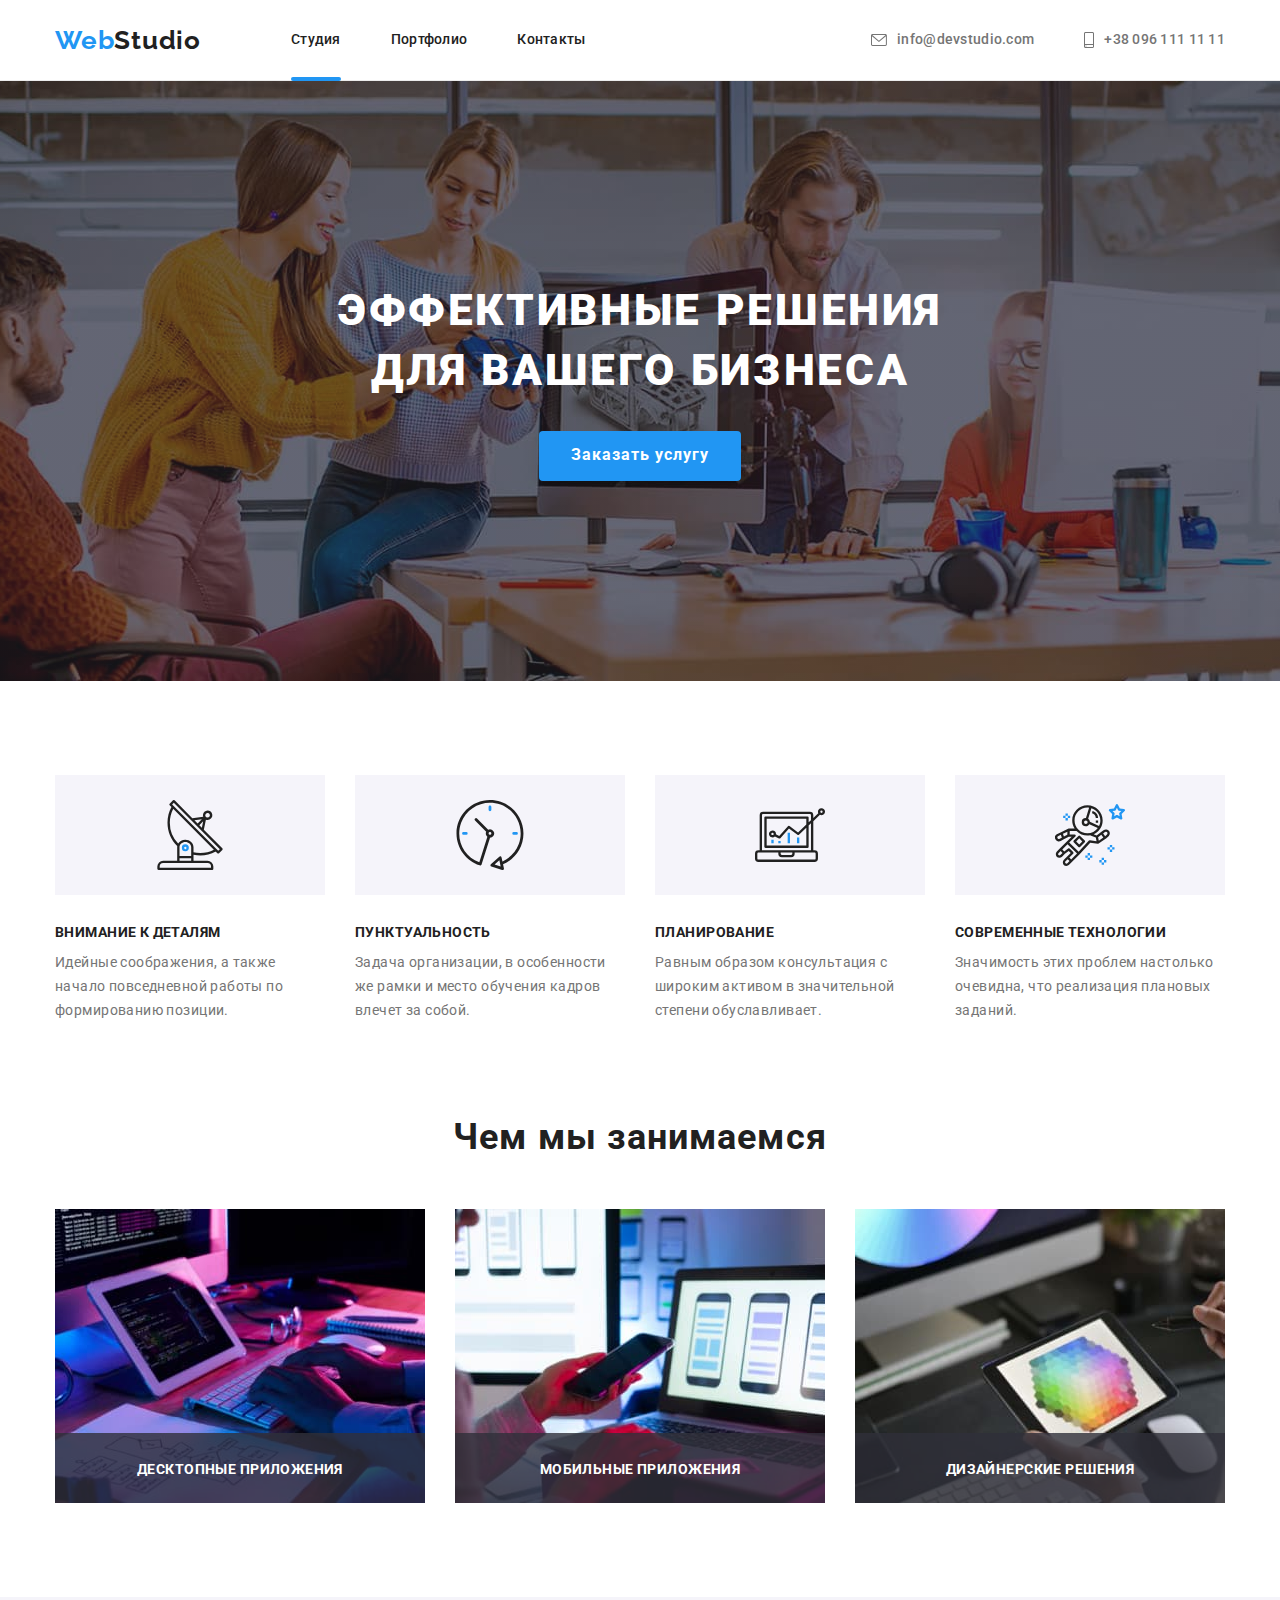
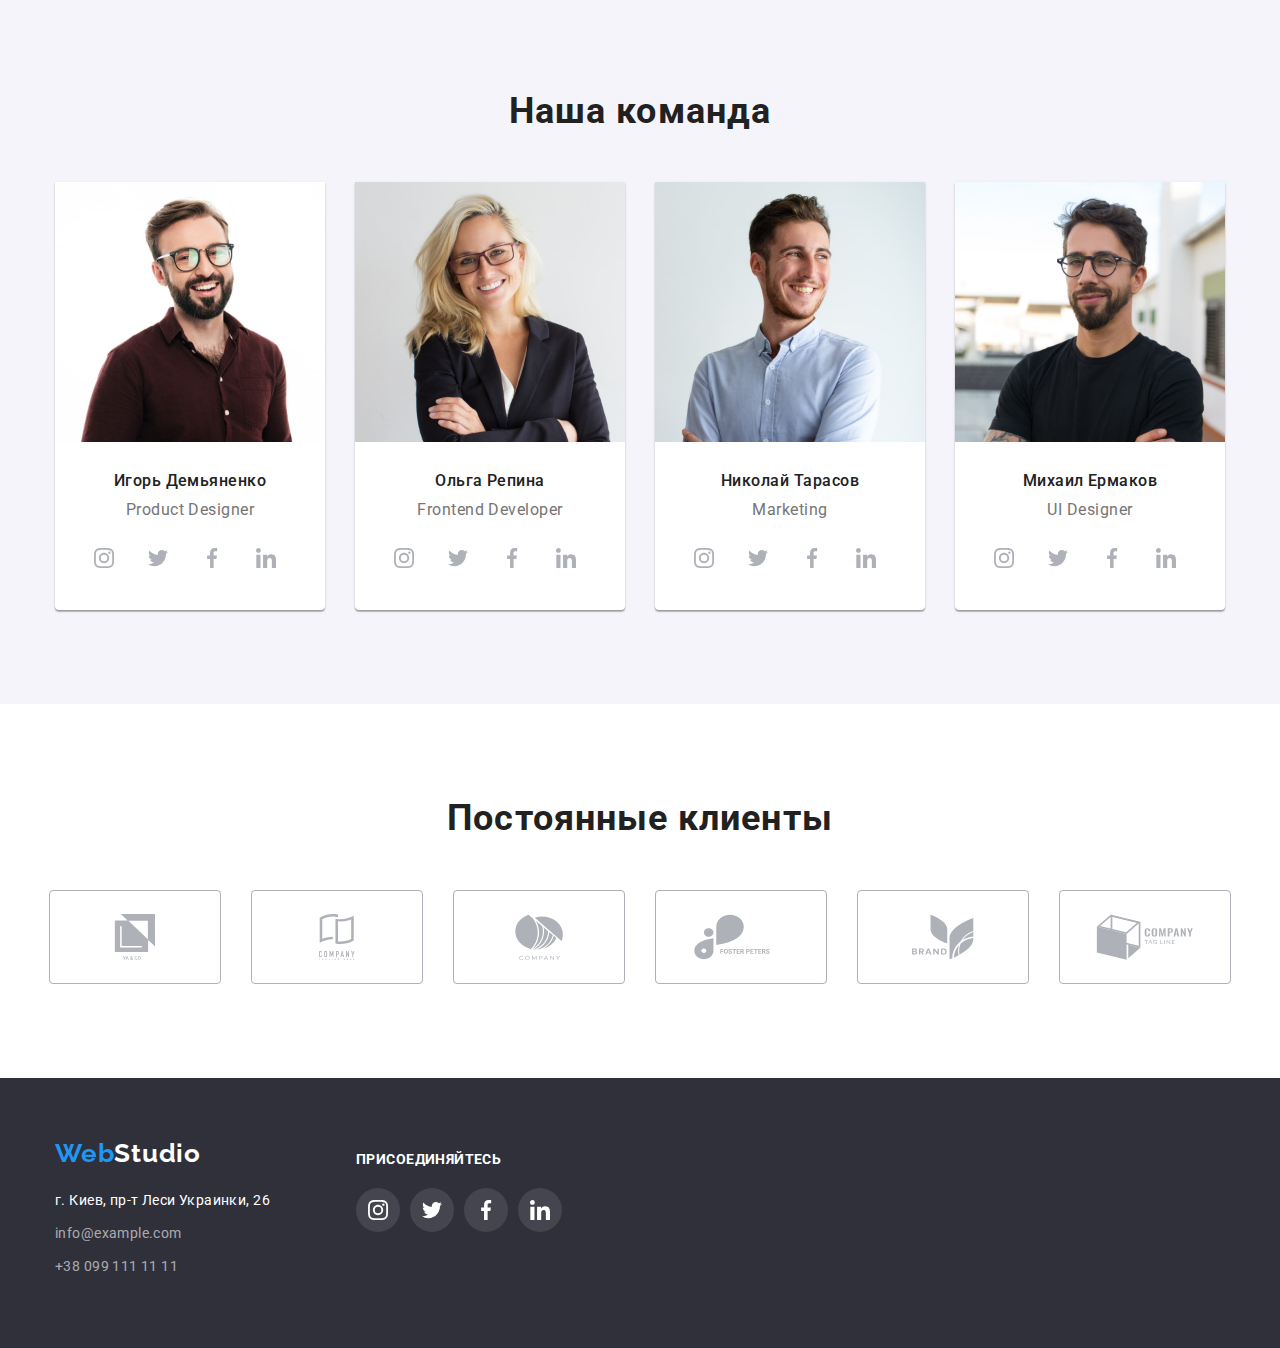
<file: index.html>
<!DOCTYPE html>
<html lang="ru">
  <head>
    <meta charset="UTF-8" />
    <meta http-equiv="X-UA-Compatible" content="IE=edge" />
    <meta name="viewport" content="width=device-width, initial-scale=1.0" />
    <title>Студия</title>
    <link rel="preconnect" href="https://fonts.googleapis.com" />
    <link rel="preconnect" href="https://fonts.gstatic.com" crossorigin />
    <link
      href="https://fonts.googleapis.com/css2?family=Raleway:wght@700&family=Roboto:wght@400;500;700;900&display=swap"
      rel="stylesheet"
    />
    <link
      rel="stylesheet"
      href="https://cdnjs.cloudflare.com/ajax/libs/modern-normalize/1.1.0/modern-normalize.min.css"
    />
    <link rel="stylesheet" href="./css/styles.css" />
  </head>
  <body>
    <!--header-->
    <header class="header">
      <div class="container">
        <nav class="main-nav">
          <a href="./index.html" class="logo logo-header"
            ><span class="logo-span">Web</span>Studio</a
          >
          <ul class="nav list">
            <li class="item">
              <a href="./index.html" class="link current">Студия</a>
            </li>
            <li class="item">
              <a href="./portfolio.html" class="link">Портфолио</a>
            </li>
            <li class="item"><a href="" class="link">Контакты</a></li>
          </ul>
          <ul class="nav-contakt list">
            <li class="item">
              <a href="mailto:info@devstudio.com" class="link contakt">
                <svg class="icon-header" width="16" height="12">
                  <use href="./images/icon.svg#icon-mail"></use>
                </svg>
                info@devstudio.com</a
              >
            </li>
            <li class="item">
              <a href="tel:+380961111111" class="link contakt">
                <svg class="icon-header" width="10" height="16">
                  <use href="./images/icon.svg#icon-smartphone"></use>
                </svg>
                +38 096 111 11 11</a
              >
            </li>
          </ul>
        </nav>
      </div>
    </header>
    <!--main-->
    <main>
      <!--order-->
      <section class="order">
        <h1 class="order-title">
          Эффективные решения <br />
          для вашего бизнеса
        </h1>
        <button
          data-modal-open
          class="order-button"
          name="button_order"
          type="button"
        >
          Заказать услугу
        </button>
        <div class="backdrop is-hidden" data-modal>
          <div class="modal">
            <button class="button-modal" type="button" data-modal-close>
              <svg class="close-icon">
                <use href="./images/icon.svg#icon-close"></use>
              </svg>
            </button>
          </div>
        </div>
      </section>
      <!-- our strengths-->
      <section class="section strengths">
        <div class="container">
          <h2 class="hide">Наши сильные качества</h2>
          <ul class="strengths-list list">
            <li class="item">
              <div class="icon-strengths-fon">
                <svg class="icon-strengths">
                  <use href="./images/icon.svg#icon-antenna"></use>
                </svg>
              </div>
              <h3 class="strengths-title">Внимание к деталям</h3>
              <p class="strengths-text">
                Идейные соображения, а также начало повседневной работы по
                формированию позиции.
              </p>
            </li>
            <li class="item">
              <div class="icon-strengths-fon">
                <svg class="icon-strengths">
                  <use href="./images/icon.svg#icon-clock"></use>
                </svg>
              </div>
              <h3 class="strengths-title">Пунктуальность</h3>
              <p class="strengths-text">
                Задача организации, в особенности же рамки и место обучения
                кадров влечет за собой.
              </p>
            </li>
            <li class="item">
              <div class="icon-strengths-fon">
                <svg class="icon-strengths">
                  <use href="./images/icon.svg#icon-diagram"></use>
                </svg>
              </div>
              <h3 class="strengths-title">Планирование</h3>
              <p class="strengths-text">
                Равным образом консультация с широким активом в значительной
                степени обуславливает.
              </p>
            </li>
            <li class="item">
              <div class="icon-strengths-fon">
                <svg class="icon-strengths">
                  <use href="./images/icon.svg#icon-astronaut"></use>
                </svg>
              </div>
              <h3 class="strengths-title">Современные технологии</h3>
              <p class="strengths-text">
                Значимость этих проблем настолько очевидна, что реализация
                плановых заданий.
              </p>
            </li>
          </ul>
        </div>
      </section>
      <!--project -->
      <section class="section">
        <div class="container">
          <h2 class="section-title">Чем мы занимаемся</h2>
          <ul class="project-list list">
            <li class="item">
              <div class="project-name">
                <img
                  src="./images/box_1.jpg"
                  alt="Проект-1"
                  width="370"
                  height="294"
                />
                <p class="project-label">Десктопные приложения</p>
              </div>
            </li>
            <li class="item">
              <div class="project-name">
                <img
                  src="./images/box_2.jpg"
                  alt="Проект-2"
                  width="370"
                  height="294"
                />
                <p class="project-label">Мобильные приложения</p>
              </div>
            </li>
            <li class="item">
              <div class="project-name">
                <img
                  src="./images/box_3.jpg"
                  alt="Проект-3"
                  width="370"
                  height="294"
                />
                <p class="project-label">Дизайнерские решения</p>
              </div>
            </li>
          </ul>
        </div>
      </section>
      <!--team-->
      <section class="section team">
        <div class="container">
          <h2 class="section-title">Наша команда</h2>
          <ul class="team-list list">
            <li class="item">
              <img
                src="./images/team_card_1.jpg"
                alt="Игорь Демьяненко"
                width="270"
                height="260"
              />
              <div class="team-text-title">
                <h3 class="team-title">Игорь Демьяненко</h3>
                <p class="team-text">Product Designer</p>
                <ul class="social-list list">
                  <li class="item-social">
                    <a href="" class="social-team">
                      <svg class="icon-team">
                        <use href="./images/icon.svg#icon-instagram"></use>
                      </svg>
                    </a>
                  </li>
                  <li class="item-social">
                    <a href="" class="social-team">
                      <svg class="icon-team">
                        <use href="./images/icon.svg#icon-twitter"></use>
                      </svg>
                    </a>
                  </li>
                  <li class="item-social">
                    <a href="" class="social-team">
                      <svg class="icon-team">
                        <use href="./images/icon.svg#icon-facebook"></use>
                      </svg>
                    </a>
                  </li>
                  <li class="item-social">
                    <a href="" class="social-team">
                      <svg class="icon-team">
                        <use href="./images/icon.svg#icon-linkedin"></use>
                      </svg>
                    </a>
                  </li>
                </ul>
              </div>
            </li>
            <li class="item">
              <img
                src="./images/team_card_2.jpg"
                alt="Ольга Репина"
                width="270"
                height="260"
              />
              <div class="team-text-title">
                <h3 class="team-title">Ольга Репина</h3>
                <p class="team-text">Frontend Developer</p>
                <ul class="social-list list">
                  <li class="item-social">
                    <a href="" class="social-team">
                      <svg class="icon-team">
                        <use href="./images/icon.svg#icon-instagram"></use>
                      </svg>
                    </a>
                  </li>
                  <li class="item-social">
                    <a href="" class="social-team">
                      <svg class="icon-team">
                        <use href="./images/icon.svg#icon-twitter"></use>
                      </svg>
                    </a>
                  </li>
                  <li class="item-social">
                    <a href="" class="social-team">
                      <svg class="icon-team">
                        <use href="./images/icon.svg#icon-facebook"></use>
                      </svg>
                    </a>
                  </li>
                  <li class="item-social">
                    <a href="" class="social-team">
                      <svg class="icon-team">
                        <use href="./images/icon.svg#icon-linkedin"></use>
                      </svg>
                    </a>
                  </li>
                </ul>
              </div>
            </li>
            <li class="item">
              <img
                src="./images/team_card_3.jpg"
                alt="Николай Тарасов"
                width="270"
                height="260"
              />
              <div class="team-text-title">
                <h3 class="team-title">Николай Тарасов</h3>
                <p class="team-text">Marketing</p>
                <ul class="social-list list">
                  <li class="item-social">
                    <a href="" class="social-team">
                      <svg class="icon-team">
                        <use href="./images/icon.svg#icon-instagram"></use>
                      </svg>
                    </a>
                  </li>
                  <li class="item-social">
                    <a href="" class="social-team">
                      <svg class="icon-team">
                        <use href="./images/icon.svg#icon-twitter"></use>
                      </svg>
                    </a>
                  </li>
                  <li class="item-social">
                    <a href="" class="social-team">
                      <svg class="icon-team">
                        <use href="./images/icon.svg#icon-facebook"></use>
                      </svg>
                    </a>
                  </li>
                  <li class="item-social">
                    <a href="" class="social-team">
                      <svg class="icon-team">
                        <use href="./images/icon.svg#icon-linkedin"></use>
                      </svg>
                    </a>
                  </li>
                </ul>
              </div>
            </li>
            <li class="item">
              <img
                src="./images/team_card_4.jpg"
                alt="Михаил Ермаков"
                width="270"
                height="260"
              />
              <div class="team-text-title">
                <h3 class="team-title">Михаил Ермаков</h3>
                <p class="team-text">UI Designer</p>
                <ul class="social-list list">
                  <li class="item-social">
                    <a href="" class="social-team">
                      <svg class="icon-team">
                        <use href="./images/icon.svg#icon-instagram"></use>
                      </svg>
                    </a>
                  </li>
                  <li class="item-social">
                    <a href="" class="social-team">
                      <svg class="icon-team">
                        <use href="./images/icon.svg#icon-twitter"></use>
                      </svg>
                    </a>
                  </li>
                  <li class="item-social">
                    <a href="" class="social-team">
                      <svg class="icon-team">
                        <use href="./images/icon.svg#icon-facebook"></use>
                      </svg>
                    </a>
                  </li>
                  <li class="item-social">
                    <a href="" class="social-team">
                      <svg class="icon-team">
                        <use href="./images/icon.svg#icon-linkedin"></use>
                      </svg>
                    </a>
                  </li>
                </ul>
              </div>
            </li>
          </ul>
        </div>
      </section>
      <section class="section client">
        <h2 class="section-title">Постоянные клиенты</h2>
        <ul class="client-list list">
          <li class="item-client">
            <a href="" class="link-icon-client">
              <svg class="icon-client">
                <use href="./images/icon.svg#icon-company"></use>
              </svg>
            </a>
          </li>
          <li class="item-client">
            <a href="" class="link-icon-client">
              <svg class="icon-client">
                <use href="./images/icon.svg#icon-company1"></use>
              </svg>
            </a>
          </li>
          <li class="item-client">
            <a href="" class="link-icon-client">
              <svg class="icon-client">
                <use href="./images/icon.svg#icon-company2"></use>
              </svg>
            </a>
          </li>
          <li class="item-client">
            <a href="" class="link-icon-client">
              <svg class="icon-client">
                <use href="./images/icon.svg#icon-company3"></use>
              </svg>
            </a>
          </li>
          <li class="item-client">
            <a href="" class="link-icon-client">
              <svg class="icon-client">
                <use href="./images/icon.svg#icon-company4"></use>
              </svg>
            </a>
          </li>
          <li class="item-client">
            <a href="" class="link-icon-client">
              <svg class="icon-client">
                <use href="./images/icon.svg#icon-company5"></use>
              </svg>
            </a>
          </li>
        </ul>
      </section>
    </main>
    <!--footer-->
    <footer class="footer">
      <div class="container">
        <ul class="footer-list list">
          <li class="item">
            <a href="./index.html" class="logo"
              ><span class="logo-span">Web</span>Studio</a
            >
            <address class="address">
              <ul class="list">
                <li class="list-address">
                  <a
                    href="https://goo.gl/maps/rNsayfPr7um2PbQCA"
                    target="_blank"
                    class="link-google"
                    >г. Киев, пр-т Леси Украинки, 26
                  </a>
                </li>
                <li class="list-address">
                  <a href="mailto:info@example.com" class="link link-footer"
                    >info@example.com</a
                  >
                </li>
                <li class="list-address">
                  <a href="tel:+380991111111" class="link link-footer"
                    >+38 099 111 11 11</a
                  >
                </li>
              </ul>
            </address>
          </li>
          <li class="item">
            <h3 class="social-title">ПРИСОЕДИНЯЙТЕСЬ</h3>
            <ul class="footer-social-list list">
              <li class="footer-item-social">
                <a href="" class="link-icon-footer">
                  <svg class="icon-footer">
                    <use href="./images/icon.svg#icon-instagram"></use>
                  </svg>
                </a>
              </li>
              <li class="footer-item-social">
                <a href="" class="link-icon-footer">
                  <svg class="icon-footer">
                    <use href="./images/icon.svg#icon-twitter"></use>
                  </svg>
                </a>
              </li>
              <li class="footer-item-social">
                <a href="" class="link-icon-footer">
                  <svg class="icon-footer">
                    <use href="./images/icon.svg#icon-facebook"></use>
                  </svg>
                </a>
              </li>
              <li class="footer-item-social">
                <a href="" class="link-icon-footer">
                  <svg class="icon-footer">
                    <use href="./images/icon.svg#icon-linkedin"></use>
                  </svg>
                </a>
              </li>
            </ul>
          </li>
        </ul>
      </div>
    </footer>
    <script src="./js/modal.js"></script>
  </body>
</html>
</file>
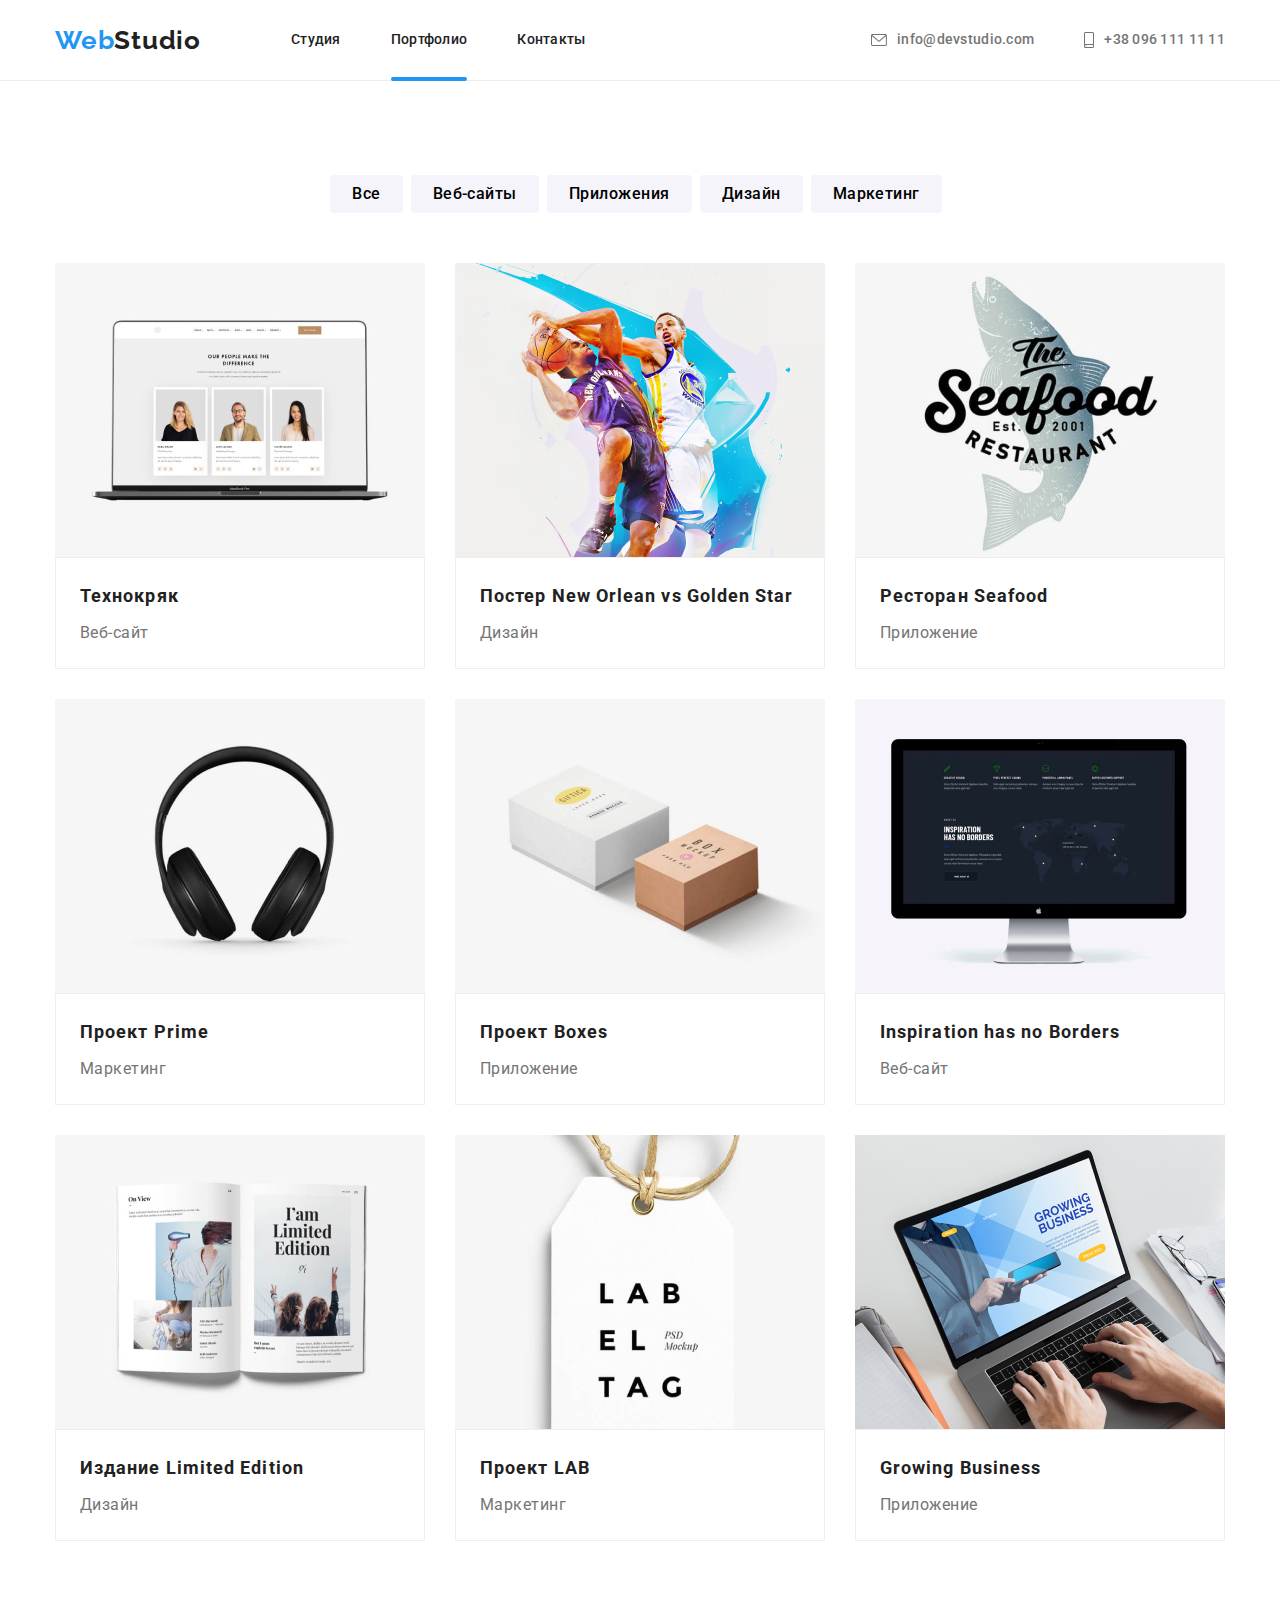
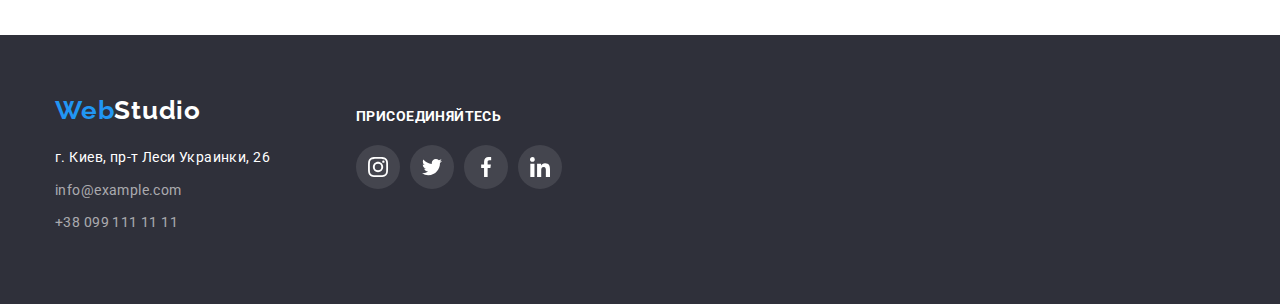
<file: portfolio.html>
<!DOCTYPE html>
<html lang="ru">
  <head>
    <meta charset="UTF-8" />
    <meta http-equiv="X-UA-Compatible" content="IE=edge" />
    <meta name="viewport" content="width=device-width, initial-scale=1.0" />
    <title>Студия</title>
    <link rel="preconnect" href="https://fonts.googleapis.com" />
    <link rel="preconnect" href="https://fonts.gstatic.com" crossorigin />
    <link
      href="https://fonts.googleapis.com/css2?family=Raleway:wght@700&family=Roboto:wght@400;500;700;900&display=swap"
      rel="stylesheet"
    />
    <link
      rel="stylesheet"
      href="https://cdnjs.cloudflare.com/ajax/libs/modern-normalize/1.1.0/modern-normalize.min.css"
    />
    <link rel="stylesheet" href="./css/styles.css" />
  </head>
  <body>
    <!--header-->
    <header class="header">
      <div class="container">
        <nav class="main-nav">
          <a href="./index.html" class="logo logo-header"
            ><span class="logo-span">Web</span>Studio</a
          >
          <ul class="nav list">
            <li class="item"><a href="./index.html" class="link">Студия</a></li>
            <li class="item">
              <a href="./portfolio.html" class="link current">Портфолио</a>
            </li>
            <li class="item"><a href="" class="link">Контакты</a></li>
          </ul>
          <ul class="nav-contakt list">
            <li class="item">
              <a href="mailto:info@devstudio.com" class="link contakt">
                <svg class="icon-header" width="16" height="12">
                  <use href="./images/icon.svg#icon-mail"></use>
                </svg>
                info@devstudio.com</a
              >
            </li>
            <li class="item">
              <a href="tel:+380961111111" class="link contakt">
                <svg class="icon-header" width="10" height="16">
                  <use href="./images/icon.svg#icon-smartphone"></use>
                </svg>
                +38 096 111 11 11</a
              >
            </li>
          </ul>
        </nav>
      </div>
    </header>
    <!--main-->
    <main>
      <!-- portfolio -->
      <section class="section">
        <div class="container">
          <h2 class="hide">Портфолио</h2>
          <ul class="portfolio-nav list">
            <li class="item">
              <button
                class="portfolio-button"
                name="button_portfolio"
                type="button"
              >
                Все
              </button>
            </li>
            <li class="item">
              <button
                class="portfolio-button"
                name="button_portfolio"
                type="button"
              >
                Веб-сайты
              </button>
            </li>
            <li class="item">
              <button
                class="portfolio-button"
                name="button_portfolio"
                type="button"
              >
                Приложения
              </button>
            </li>
            <li class="item">
              <button
                class="portfolio-button"
                name="button_portfolio"
                type="button"
              >
                Дизайн
              </button>
            </li>
            <li class="item">
              <button
                class="portfolio-button"
                name="button_portfolio"
                type="button"
              >
                Маркетинг
              </button>
            </li>
          </ul>
          <ul class="portfolio-project list">
            <li class="item">
              <div class="box">
                <img
                  src="./images/img_p.jpg"
                  alt="Технокряк"
                  width="370"
                  height="294"
                />
                <div class="description">
                  <p>
                    Технокряк это современная площадка распространения
                    коронавируса. Компании используют эту платформу для
                    цифрового шпионажа и атак на защищённые сервера конкурентов.
                  </p>
                </div>
              </div>
              <div class="portfolio-border">
                <h3 class="portfolio-title">Технокряк</h3>
                <p class="portfolio-text">Веб-сайт</p>
              </div>
            </li>
            <li class="item">
              <div class="box">
                <img
                  src="./images/img_p_1.jpg"
                  alt="Постер New Orlean vs Golden Star"
                  width="370"
                  height="294"
                />
                <div class="description">
                  <p>
                    Технокряк это современная площадка распространения
                    коронавируса. Компании используют эту платформу для
                    цифрового шпионажа и атак на защищённые сервера конкурентов.
                  </p>
                </div>
              </div>
              <div class="portfolio-border">
                <h3 class="portfolio-title">
                  Постер New Orlean vs Golden Star
                </h3>
                <p class="portfolio-text">Дизайн</p>
              </div>
            </li>
            <li class="item">
              <div class="box">
                <img
                  src="./images/img_p_2.jpg"
                  alt="Ресторан Seafood"
                  width="370"
                  height="294"
                />
                <div class="description">
                  <p>
                    Технокряк это современная площадка распространения
                    коронавируса. Компании используют эту платформу для
                    цифрового шпионажа и атак на защищённые сервера конкурентов.
                  </p>
                </div>
              </div>
              <div class="portfolio-border">
                <h3 class="portfolio-title">Ресторан Seafood</h3>
                <p class="portfolio-text">Приложение</p>
              </div>
            </li>
            <li class="item">
              <div class="box">
                <img
                  src="./images/img_p_3.jpg"
                  alt="Проект Prime"
                  width="370"
                  height="294"
                />
                <div class="description">
                  <p>
                    Технокряк это современная площадка распространения
                    коронавируса. Компании используют эту платформу для
                    цифрового шпионажа и атак на защищённые сервера конкурентов.
                  </p>
                </div>
              </div>
              <div class="portfolio-border">
                <h3 class="portfolio-title">Проект Prime</h3>
                <p class="portfolio-text">Маркетинг</p>
              </div>
            </li>
            <li class="item">
              <div class="box">
                <img
                  src="./images/img_p_4.jpg"
                  alt="Проект Boxes"
                  width="370"
                  height="294"
                />
                <div class="description">
                  <p>
                    Технокряк это современная площадка распространения
                    коронавируса. Компании используют эту платформу для
                    цифрового шпионажа и атак на защищённые сервера конкурентов.
                  </p>
                </div>
              </div>
              <div class="portfolio-border">
                <h3 class="portfolio-title">Проект Boxes</h3>
                <p class="portfolio-text">Приложение</p>
              </div>
            </li>
            <li class="item">
              <div class="box">
                <img
                  src="./images/img_p_5.jpg"
                  alt="Inspiration has no Borders"
                  width="370"
                  height="294"
                />
                <div class="description">
                  <p>
                    Технокряк это современная площадка распространения
                    коронавируса. Компании используют эту платформу для
                    цифрового шпионажа и атак на защищённые сервера конкурентов.
                  </p>
                </div>
              </div>
              <div class="portfolio-border">
                <h3 class="portfolio-title">Inspiration has no Borders</h3>
                <p class="portfolio-text">Веб-сайт</p>
              </div>
            </li>
            <li class="item">
              <div class="box">
                <img
                  src="./images/img_p_6.jpg"
                  alt="Издание Limited Edition"
                  width="370"
                  height="294"
                />
                <div class="description">
                  <p>
                    Технокряк это современная площадка распространения
                    коронавируса. Компании используют эту платформу для
                    цифрового шпионажа и атак на защищённые сервера конкурентов.
                  </p>
                </div>
              </div>
              <div class="portfolio-border">
                <h3 class="portfolio-title">Издание Limited Edition</h3>
                <p class="portfolio-text">Дизайн</p>
              </div>
            </li>
            <li class="item">
              <div class="box">
                <img
                  src="./images/img_p_7.jpg"
                  alt="Проект LAB"
                  width="370"
                  height="294"
                />
                <div class="description">
                  <p>
                    Технокряк это современная площадка распространения
                    коронавируса. Компании используют эту платформу для
                    цифрового шпионажа и атак на защищённые сервера конкурентов.
                  </p>
                </div>
              </div>
              <div class="portfolio-border">
                <h3 class="portfolio-title">Проект LAB</h3>
                <p class="portfolio-text">Маркетинг</p>
              </div>
            </li>
            <li class="item">
              <div class="box">
                <img
                  src="./images/img_p_8.jpg"
                  alt="Growing Business"
                  width="370"
                  height="294"
                />
                <div class="description">
                  <p>
                    Технокряк это современная площадка распространения
                    коронавируса. Компании используют эту платформу для
                    цифрового шпионажа и атак на защищённые сервера конкурентов.
                  </p>
                </div>
              </div>
              <div class="portfolio-border">
                <h3 class="portfolio-title">Growing Business</h3>
                <p class="portfolio-text">Приложение</p>
              </div>
            </li>
          </ul>
        </div>
      </section>
    </main>
    <!--footer-->
    <footer class="footer">
      <div class="container">
        <ul class="footer-list list">
          <li class="item">
            <a href="./index.html" class="logo"
              ><span class="logo-span">Web</span>Studio</a
            >
            <address class="address">
              <ul class="list">
                <li class="list-address">
                  <a
                    href="https://goo.gl/maps/rNsayfPr7um2PbQCA"
                    target="_blank"
                    class="link-google"
                    >г. Киев, пр-т Леси Украинки, 26
                  </a>
                </li>
                <li class="list-address">
                  <a href="mailto:info@example.com" class="link link-footer"
                    >info@example.com</a
                  >
                </li>
                <li class="list-address">
                  <a href="tel:+380991111111" class="link link-footer"
                    >+38 099 111 11 11</a
                  >
                </li>
              </ul>
            </address>
          </li>
          <li class="item">
            <h3 class="social-title">ПРИСОЕДИНЯЙТЕСЬ</h3>
            <ul class="footer-social-list list">
              <li class="footer-item-social">
                <a href="" class="link-icon-footer">
                  <svg class="icon-footer">
                    <use href="./images/icon.svg#icon-instagram"></use>
                  </svg>
                </a>
              </li>
              <li class="footer-item-social">
                <a href="" class="link-icon-footer">
                  <svg class="icon-footer">
                    <use href="./images/icon.svg#icon-twitter"></use>
                  </svg>
                </a>
              </li>
              <li class="footer-item-social">
                <a href="" class="link-icon-footer">
                  <svg class="icon-footer">
                    <use href="./images/icon.svg#icon-facebook"></use>
                  </svg>
                </a>
              </li>
              <li class="footer-item-social">
                <a href="" class="link-icon-footer">
                  <svg class="icon-footer">
                    <use href="./images/icon.svg#icon-linkedin"></use>
                  </svg>
                </a>
              </li>
            </ul>
          </li>
        </ul>
      </div>
    </footer>
    <script src="./js/modal.js"></script>
  </body>
</html>
</file>
<file: css/styles.css>
:root {
  --main-text-color: #212121;
  --second-text-color: #757575;
  --blue-color: #2196f3;
  --white-color: #fff;
  --background-color: #2f303a;
  --footer-link-color: rgba(255, 255, 255, 0.6);
  --main-background-color: #e5e5e5;
  --second-background-color: #f5f4fa;
  --header-border-color: #ececec;
  --portfolio-border-color: #eee;
  --social-team-color: #afb1b8;
  --social-footer-color: rgba(255, 255, 255, 0.1);
  --order-background-color: #c4c4c4;
  --backdrop-background-color: rgba(0, 0, 0, 0.2);
  --project-name-background-color: rgba(47, 48, 58, 0.8);
}
body {
  font-family: "Roboto", sans-serif;
  color: var(--main-text-color);
  background-color: var(--white-color);
}
/* Утиліти */
:active,
:hover,
:focus {
  outline: 0;
  outline-offset: 0;
}

h2,
h3,
h4,
h5 {
  font-size: 100%;
  font-weight: normal;
}
.list {
  padding: 0;
  margin: 0;
  list-style: none;
}
.container {
  margin-left: auto;
  margin-right: auto;
  padding-left: 15px;
  padding-right: 15px;
  width: 1200px;
}
.section {
  padding-top: 94px;
  padding-bottom: 94px;
}
/* button */
.portfolio-button {
  font-weight: 500;
  font-size: 16px;
  line-height: 1.62;
  text-align: center;
  letter-spacing: 0.03em;
  border-radius: 4px;
  border: none;
  cursor: pointer;
  padding-left: 22px;
  padding-right: 22px;
  padding-top: 6px;
  padding-bottom: 6px;
  background-color: var(--second-background-color);

  transition: color 250ms cubic-bezier(0.4, 0, 0.2, 1),
    background-color 250ms cubic-bezier(0.4, 0, 0.2, 1),
    box-shadow 250ms cubic-bezier(0.4, 0, 0.2, 1),
    border-radius 250ms cubic-bezier(0.4, 0, 0.2, 1);
}

.portfolio-button:hover,
.portfolio-button:focus {
  color: var(--white-color);
  background-color: var(--blue-color);
  box-shadow: 0px 3px 1px rgba(0, 0, 0, 0.1), 0px 1px 2px rgba(0, 0, 0, 0.08),
    0px 2px 2px rgba(0, 0, 0, 0.12);
  border-radius: 4px;
}
.order-button {
  font-weight: 700;
  font-size: 16px;
  line-height: 1.16;
  letter-spacing: 0.06em;
  box-shadow: 0px 4px 4px rgba(0, 0, 0, 0.15);
  border-radius: 4px;
  border: none;
  cursor: pointer;
  min-width: 200px;
  min-height: 50px;
  padding: 10px 32px;
  color: var(--white-color);
  background-color: var(--blue-color);
}
/* header */

.header {
  border-bottom: 1px solid var(--header-border-color);
}

.main-nav {
  font-weight: 500;
  font-size: 14px;
  line-height: 1.14;
  letter-spacing: 0.02em;
  display: flex;
  align-items: center;
}
.nav {
  display: flex;
  margin-left: 90px;
}
.nav .item:not(:last-child) {
  margin-right: 50px;
}
.main-nav .link {
  display: block;
  padding-top: 32px;
  padding-bottom: 32px;
}
.current {
  position: relative;
}

.current::after {
  content: "";

  position: absolute;
  left: 0;
  bottom: -1px;
  display: block;
  width: 100%;

  height: 4px;
  border-radius: 2px;
  background-color: var(--blue-color);
}
.hide {
  display: none;
}

.link {
  color: var(--main-text-color);
  text-decoration: none;

  transition: fill 250ms cubic-bezier(0.4, 0, 0.2, 1),
    color 250ms cubic-bezier(0.4, 0, 0.2, 1);
}
.link:hover,
.link:focus {
  color: var(--blue-color);
  fill: var(--blue-color);
}
.nav-contakt,
.nav-contakt .link {
  display: flex;
  margin-left: auto;
  align-items: center;
}

.nav-contakt .item:not(:last-child) {
  margin-right: 50px;
}
.contakt {
  color: var(--second-text-color);
  fill: var(--second-text-color);
}
.icon-header {
  margin-right: 10px;
}

/* portfolio */
.portfolio-nav {
  margin-bottom: 50px;
  display: flex;
  justify-content: center;
}
.portfolio-nav .item {
  margin-right: 8px;
}
.portfolio-project {
  display: flex;
  flex-wrap: wrap;
  position: relative;
}

.portfolio-project img {
  display: block;
}
.portfolio-project .item {
  /* width: calc(100%-60px / 3); */

  margin-right: 30px;
  margin-bottom: 30px;
  cursor: pointer;
  width: 370px;

  transition: box-shadow 250ms cubic-bezier(0.4, 0, 0.2, 1);
}

.portfolio-project .item:hover {
  box-shadow: 0px 1px 1px rgba(0, 0, 0, 0.12), 0px 4px 4px rgba(0, 0, 0, 0.06),
    1px 4px 6px rgba(0, 0, 0, 0.16);
}
.box {
  overflow: hidden;
  position: relative;
}

.description {
  margin: 0;
  padding: 0;
  top: 0;
  left: 0;
  width: 100%;
  height: 100%;
  content: "";
  position: absolute;
  background-color: rgba(33, 150, 243, 0.9);

  opacity: 0;
  transform: translateY(+100%);
  transition: transform 250ms cubic-bezier(0.4, 0, 0.2, 1),
    opacity 250ms cubic-bezier(0.4, 0, 0.2, 1);
}

.item:hover .description {
  transform: translateY(0);
  opacity: 1;
}
.description > p {
  margin: 0;
  font-size: 18px;
  line-height: 1.55;
  letter-spacing: 0.03em;
  color: var(--white-color);
  padding-left: 24px;
  padding-right: 24px;
  padding-top: 63px;
  padding-bottom: 63px;
}

.portfolio-border {
  border: 1px solid var(--portfolio-border-color);
  padding-left: 24px;
  padding-right: 24px;
  padding-top: 20px;
  padding-bottom: 20px;
}
.portfolio-project .item:nth-child(3n) {
  margin-right: 0;
}
.portfolio-project .item:nth-last-child(-n + 3) {
  margin-bottom: 0;
}
.portfolio-title {
  margin-top: 0px;
  margin-bottom: 4px;
  font-weight: 700;
  font-size: 18px;
  line-height: 2;
  letter-spacing: 0.06em;
}
.portfolio-text {
  margin-bottom: 0px;
  margin-top: 0;
  font-size: 16px;
  line-height: 1.87;
  letter-spacing: 0.03em;
  color: var(--second-text-color);
}
/* order */
.order {
  padding-top: 200px;
  padding-bottom: 200px;
  background-repeat: no-repeat;
  background-position: center;
  background-size: cover;
  text-align: center;
  margin-left: auto;
  margin-right: auto;
  max-width: 1600px;
  min-height: 600px;
  background-image: linear-gradient(
      to right,
      rgba(47, 48, 58, 0.4),
      rgba(47, 48, 58, 0.4)
    ),
    url("../images/bg-hero.jpg");
  background-color: var(--order-background-color);
}
.order-title {
  margin-top: 0;
  margin-bottom: 30px;
  font-weight: 900;
  font-size: 44px;
  line-height: 1.36;
  letter-spacing: 0.06em;
  text-transform: uppercase;
  color: var(--white-color);
}
.section-title {
  margin-top: 0;
  margin-bottom: 50px;
  font-weight: 700;
  font-size: 36px;
  line-height: 1.16;
  text-align: center;
  letter-spacing: 0.03em;
}

.backdrop.is-hidden {
  opacity: 0;
  pointer-events: none;
}
.backdrop.is-hidden .modal {
  transform: translate(-50%, -50%) scale(1.1);
}
.backdrop {
  position: fixed;
  top: 0;
  left: 0;
  width: 100%;
  height: 100%;
  z-index: 99;

  background-color: var(--backdrop-background-color);

  opacity: 1;
  transition: opacity 250ms cubic-bezier(0.4, 0, 0.2, 1);
}
.modal {
  position: absolute;
  top: 50%;
  left: 50%;
  transform: translate(-50%, -50%) scale(1);
  transition: transform 250ms cubic-bezier(0.4, 0, 0.2, 1);

  width: 528px;
  height: 581px;

  background-color: var(--white-color);
}

.close-icon {
  width: 30px;
  height: 30px;
}
.button-modal {
  display: flex;
  margin-left: auto;
  margin-right: 8px;
  margin-top: 8px;

  border-radius: 50%;
  border: none;
  padding: 0;
  background: none;
  cursor: pointer;
}
/* our strengths */

.section.strengths {
  padding-bottom: 0;
}

.strengths-title {
  margin-top: 0;
  margin-bottom: 10px;
  font-weight: 700;
  font-size: 14px;
  line-height: 1.14;
  letter-spacing: 0.03em;
  text-transform: uppercase;
}
.strengths-text {
  margin-top: 0;
  margin-bottom: 0;
  font-size: 14px;
  line-height: 1.71;
  letter-spacing: 0.03em;
  color: var(--second-text-color);
}
.strengths-list {
  display: flex;
  flex-wrap: wrap;
}
.strengths-list .item {
  width: 270px;
}

.strengths-list .item:not(:last-child) {
  margin-right: 30px;
}

.icon-strengths-fon {
  display: flex;
  justify-content: center;
  align-items: center;

  padding: 0;
  border: none;
  background: var(--second-background-color);
  height: 120px;
  width: 270px;
  margin-bottom: 30px;
  cursor: pointer;
}
.icon-strengths {
  width: 70px;
  height: 70px;
}
/* .icon-strengths-fon:hover {
  box-shadow: 0px 1px 1px rgba(0, 0, 0, 0.12), 0px 4px 4px rgba(0, 0, 0, 0.06),
    1px 4px 6px rgba(0, 0, 0, 0.16);
} */
/* .strengths-list .item::before {
  display: block;
  content: "";
  height: 120px;
  background: var(--second-background-color);
  background-size: 70px 70px;
  background-repeat: no-repeat;
  background-position: center;
  margin-bottom: 30px;
}

.strengths-list .item:nth-child(1)::before {
  background-image: url("../images/antenna.svg");
}
.strengths-list .item:nth-child(2)::before {
  background-image: url("../images/clock.svg");
}
.strengths-list .item:nth-child(3)::before {
  background-image: url("../images/diagram.svg");
}
.strengths-list .item:nth-child(4)::before {
  background-image: url("../images/astronaut.svg");
} */
/* project */
.project-list {
  display: flex;
  flex-wrap: wrap;
}
.project-list .item {
  width: 370px;
  height: 294px;

  margin-right: 30px;
  margin-bottom: 30px;
}
.project-list .item:nth-child(3n) {
  margin-right: 0;
}
.project-list .item:nth-last-child(-n + 3) {
  margin-bottom: 0;
}
.project-name {
  position: relative;
}
.project-name img {
  display: block;
}
.project-name > .project-label {
  position: absolute;

  margin: 0;
  bottom: 0;
  left: 0;
  width: 100%;
  height: 70px;
  padding-top: 27px;
  padding-bottom: 27px;

  text-align: center;
  color: var(--white-color);
  font-weight: 700;
  font-size: 14px;
  line-height: 1.35;
  text-align: center;
  letter-spacing: 0.03em;
  text-transform: uppercase;

  background-color: var(--project-name-background-color);
}
/* team */
.team {
  background-color: var(--second-background-color);
}

.team img {
  display: block;
}
.team-text-title {
  text-align: center;
  padding-top: 30px;
  padding-bottom: 30px;
  font-size: 16px;
  line-height: 1.18;
  letter-spacing: 0.03em;
}
.social-list {
  display: flex;
  flex-wrap: wrap;
  justify-content: center;
  margin-top: 16px;
}

.item-social:nth-child(4n) {
  margin-right: 0;
}

.social-team {
  display: block;
  margin-right: 10px;
  border-radius: 50%;
  fill: var(--social-team-color);

  transition: fill 250ms cubic-bezier(0.4, 0, 0.2, 1),
    background-color 250ms cubic-bezier(0.4, 0, 0.2, 1);
}

.icon-team {
  display: block;
  padding-top: 12px;
  padding-bottom: 12px;
  width: 44px;
  height: 44px;
}
.social-team:hover,
.social-team:focus {
  fill: var(--white-color);
  background-color: var(--blue-color);
}

.team-title {
  margin-top: 0;
  margin-bottom: 10px;
  font-weight: 500;

  color: var(--main-text-color);
}
.team-text {
  margin-bottom: 0px;
  margin-top: 0px;
  color: var(--second-text-color);
}
.team-list {
  display: flex;
  flex-wrap: wrap;
}
.team-list .item {
  background-color: var(--white-color);
  box-shadow: 0px 1px 3px rgba(0, 0, 0, 0.12), 0px 1px 1px rgba(0, 0, 0, 0.14),
    0px 2px 1px rgba(0, 0, 0, 0.2);
  border-radius: 0px 0px 4px 4px;
  margin-right: 30px;
  margin-bottom: 30px;
}
.team-list .item:nth-child(4n) {
  margin-right: 0;
}
.team-list .item:nth-last-child(-n + 4) {
  margin-bottom: 0;
}
/* client */
.client-list {
  display: flex;
  flex-wrap: wrap;
  justify-content: center;
}

.item-client {
  display: flex;
  justify-content: center;
  align-items: center;
  margin-right: 30px;
}

.link-icon-client {
  fill: var(--social-team-color);
  border: 1px solid var(--social-team-color);
  border-radius: 4px;

  transition: fill 250ms cubic-bezier(0.4, 0, 0.2, 1),
    border-color 250ms cubic-bezier(0.4, 0, 0.2, 1);
}
.icon-client {
  display: block;
  padding-top: 23px;
  padding-bottom: 23px;
  width: 170px;
  height: 92px;
}
.item-client:nth-child(6n) {
  margin-right: 0;
}
.link-icon-client:hover,
.link-icon-client:focus {
  fill: var(--blue-color);
  border-color: var(--blue-color);
}

/* footer */
.footer {
  padding-top: 60px;
  padding-bottom: 60px;
  background-color: var(--background-color);
}

.address {
  margin-top: 20px;
  font-style: normal;
  font-size: 14px;
  line-height: 1.71;
  letter-spacing: 0.03em;
}
.list-address {
  margin-top: 0;
  margin-bottom: 9px;
}

.link-google {
  color: var(--white-color);
  text-decoration: none;
}
.link-footer {
  color: var(--footer-link-color);
}

.logo {
  font-family: "Raleway", sans-serif;
  font-weight: 700;
  font-size: 26px;
  line-height: 1.19;
  letter-spacing: 0.03em;
  color: var(--white-color);
  text-decoration: none;
}

.logo-span {
  color: var(--blue-color);
}
.logo-header {
  color: var(--main-text-color);
}

.social-title {
  font-weight: 700;
  font-size: 14px;
  line-height: 1.14;
  letter-spacing: 0.03em;
  text-transform: uppercase;
  color: var(--white-color);
}
.footer-list .item {
  width: 271px;
  margin-right: 30px;
}

.footer-list {
  display: flex;
}

.footer-social-list {
  display: flex;
  flex-wrap: wrap;
  margin-top: 20px;
}

.footer-item-social {
  display: flex;
  margin-right: 10px;
  width: 44px;
  height: 44px;
  align-items: center;
  justify-content: center;
}

.footer-item-social:nth-child(4n) {
  margin-right: 0;
}
.link-icon-footer {
  display: block;
  fill: var(--white-color);
  background-color: var(--social-footer-color);
  border-radius: 50%;

  transition: background-color 250ms cubic-bezier(0.4, 0, 0.2, 1);
}

.icon-footer {
  display: block;
  padding-top: 12px;
  padding-bottom: 12px;
  width: 44px;
  height: 44px;
}
.link-icon-footer:hover,
.link-icon-footer:focus {
  background-color: var(--blue-color);
}
</file>
